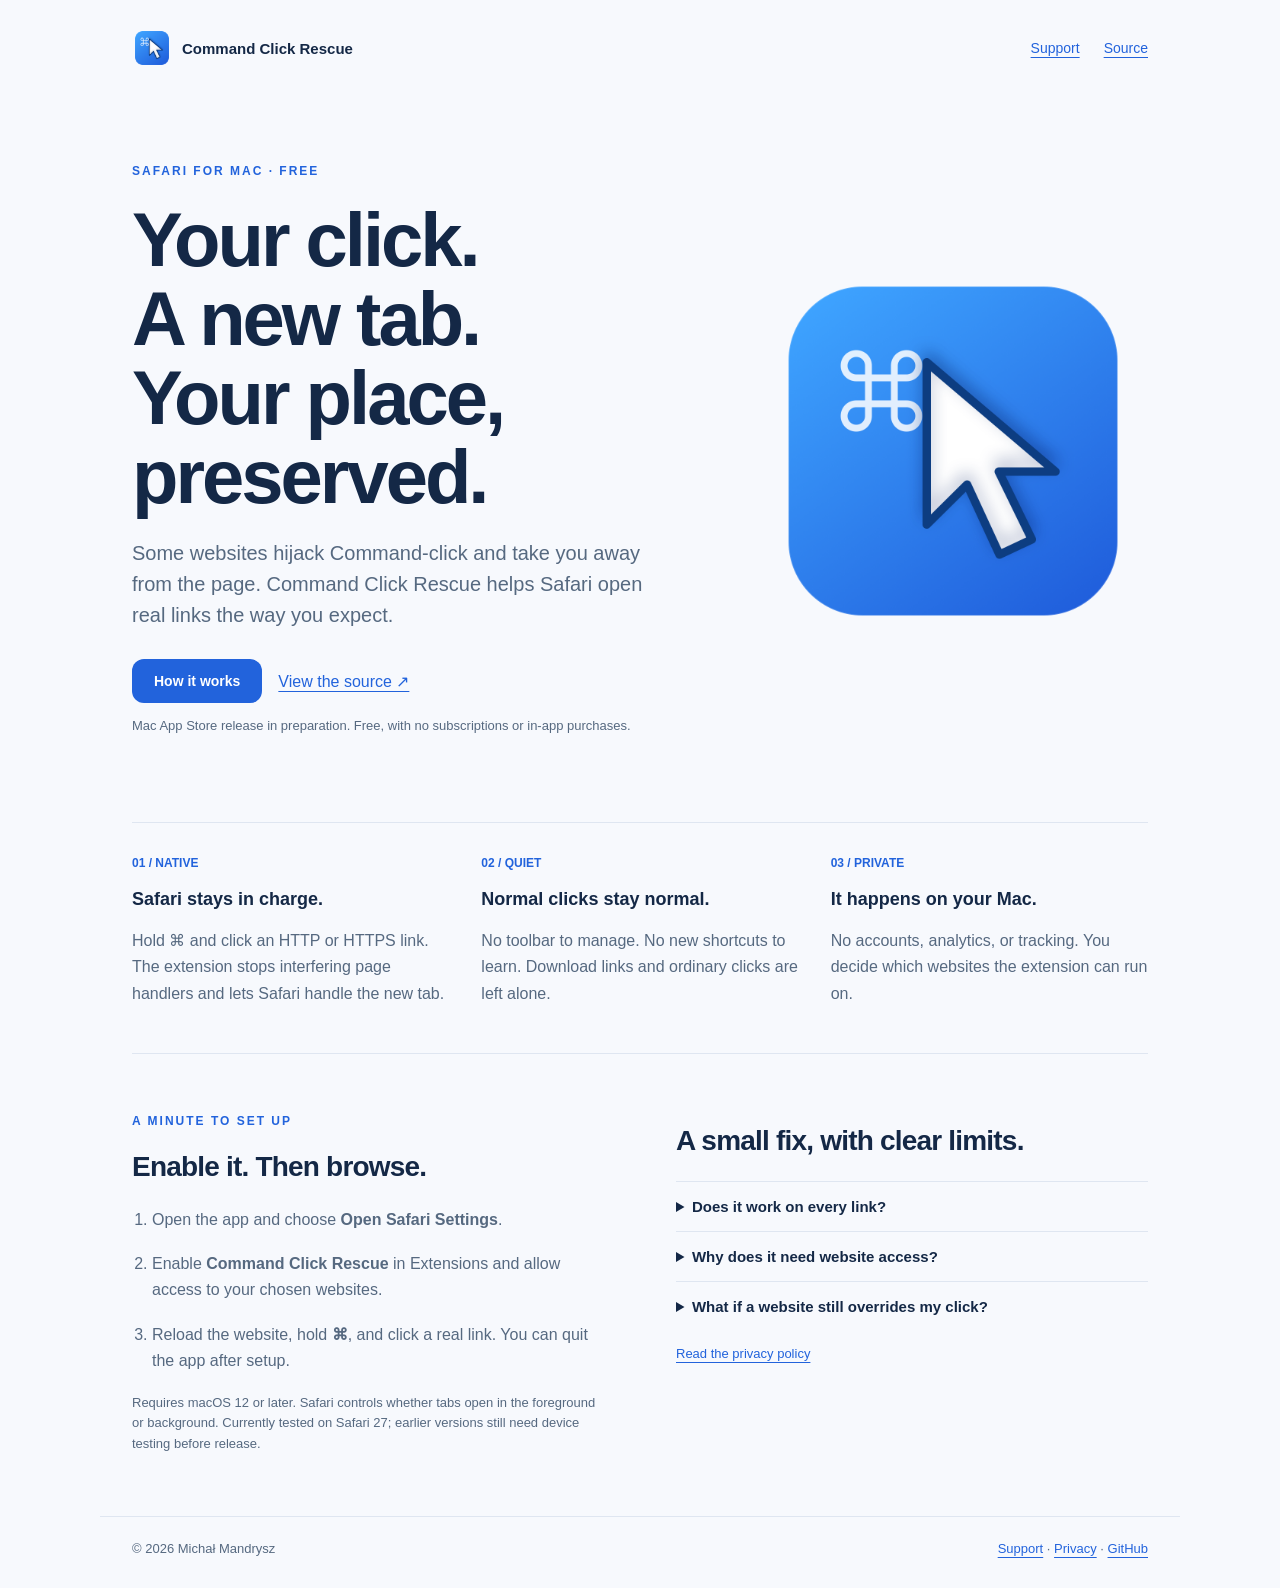
<file: docs/index.html>
<!DOCTYPE html>
<html lang="en"><head><meta charset="utf-8"><meta name="viewport" content="width=device-width,initial-scale=1"><title>Command Click Rescue — Free Safari extension</title><meta name="description" content="Keep Safari’s native Command-click working on real web links. A free macOS extension with no tracking or accounts."><meta property="og:title" content="Command Click Rescue"><meta property="og:description" content="Your click. A new tab. Your place, preserved. A free Safari extension for Mac."><meta property="og:image" content="https://masteranza.github.io/cmd-click/icon.png"><meta property="og:url" content="https://masteranza.github.io/cmd-click/"><link rel="icon" href="icon.png"><link rel="canonical" href="https://masteranza.github.io/cmd-click/"><link rel="stylesheet" href="style.css?v=1.0.0"></head>
<body><nav><a class="brand" href="./"><img src="icon.png" alt="" width="40" height="40"><span>Command Click Rescue</span></a><div class="nav-links"><a href="support.html">Support</a><a href="https://github.com/masteranza/cmd-click">Source</a></div></nav>
<main><section class="hero"><div><p class="eyebrow">Safari for Mac · Free</p><h1>Your click.<br>A new tab.<br>Your place, preserved.</h1><p class="lead">Some websites hijack Command-click and take you away from the page. Command Click Rescue helps Safari open real links the way you expect.</p><div class="actions"><a class="button" href="#setup">How it works</a><a href="https://github.com/masteranza/cmd-click">View the source ↗</a></div><p class="small">Mac App Store release in preparation. Free, with no subscriptions or in-app purchases.</p></div><img class="hero-icon" src="icon.png" width="512" height="512" alt="White mouse cursor and Command symbol on a blue app icon"></section>
<section class="features" aria-label="Features"><article><span class="number">01 / NATIVE</span><h3>Safari stays in charge.</h3><p>Hold ⌘ and click an HTTP or HTTPS link. The extension stops interfering page handlers and lets Safari handle the new tab.</p></article><article><span class="number">02 / QUIET</span><h3>Normal clicks stay normal.</h3><p>No toolbar to manage. No new shortcuts to learn. Download links and ordinary clicks are left alone.</p></article><article><span class="number">03 / PRIVATE</span><h3>It happens on your Mac.</h3><p>No accounts, analytics, or tracking. You decide which websites the extension can run on.</p></article></section>
<section class="setup" id="setup"><div><p class="eyebrow">A minute to set up</p><h2>Enable it. Then browse.</h2><ol><li>Open the app and choose <strong>Open Safari Settings</strong>.</li><li>Enable <strong>Command Click Rescue</strong> in Extensions and allow access to your chosen websites.</li><li>Reload the website, hold <strong>⌘</strong>, and click a real link. You can quit the app after setup.</li></ol><p class="small">Requires macOS 12 or later. Safari controls whether tabs open in the foreground or background. Currently tested on Safari 27; earlier versions still need device testing before release.</p></div><div><h2>A small fix, with clear limits.</h2><details><summary>Does it work on every link?</summary><p>It protects genuine HTTP and HTTPS links, including links in frames and shadow DOM where Safari allows the extension. Buttons without a link destination, download links, and some scripts that run before the extension are outside its scope.</p></details><details><summary>Why does it need website access?</summary><p>It needs to observe your Command-click and check the link destination on the page. Safari requires website access for this. Page content and browsing history are never sent to the developer.</p></details><details><summary>What if a website still overrides my click?</summary><p>Check access in Safari Settings → Extensions, reload the page, and try again. If it still fails, <a href="support.html">report the page and what happened</a>.</p></details><p class="small"><a href="privacy.html">Read the privacy policy</a></p></div></section>
</main><footer><span>© 2026 Michał Mandrysz</span><span><a href="support.html">Support</a> · <a href="privacy.html">Privacy</a> · <a href="https://github.com/masteranza/cmd-click">GitHub</a></span></footer></body></html>
</file>
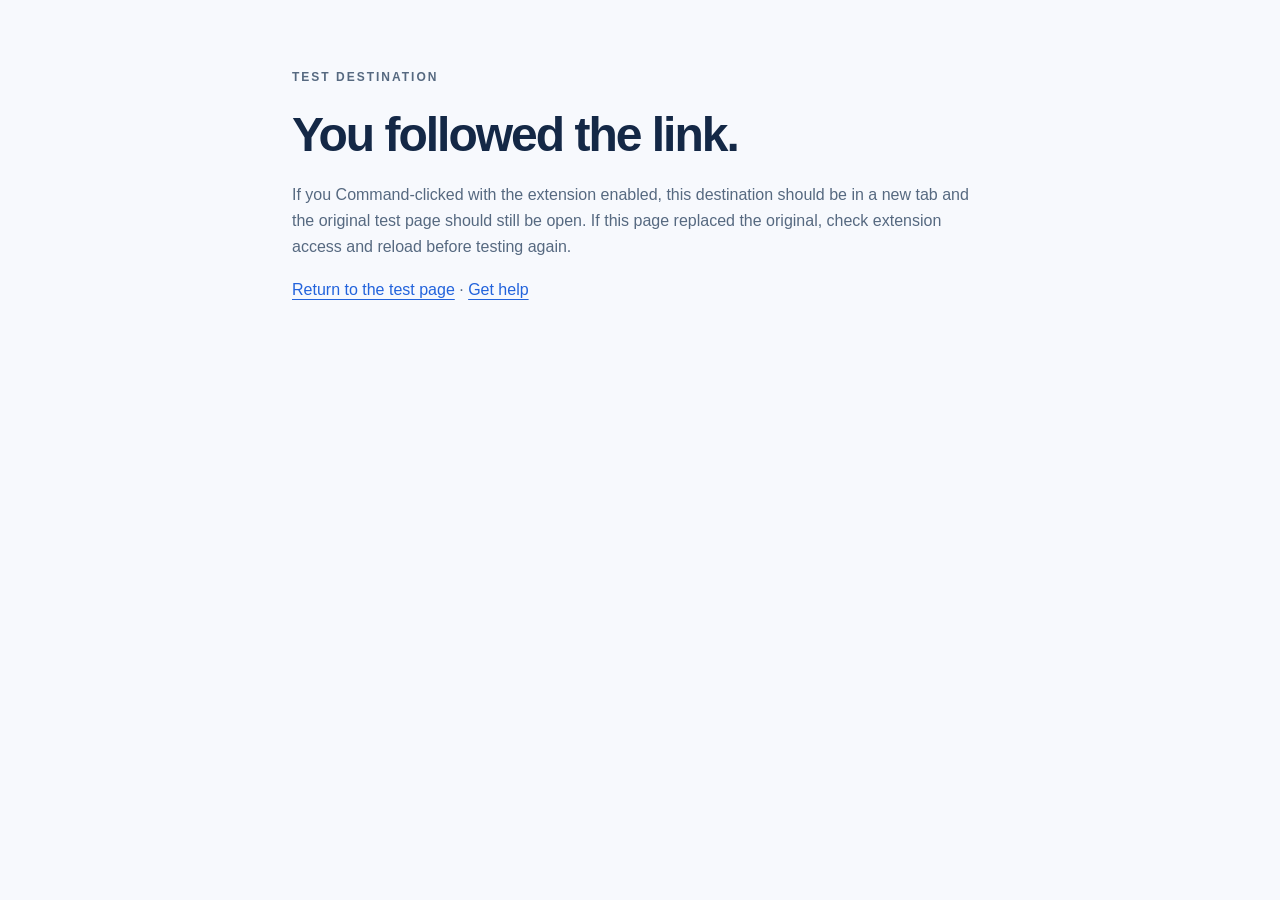
<file: docs/demo-destination.html>
<!DOCTYPE html><html lang="en"><head><meta charset="utf-8"><meta name="viewport" content="width=device-width,initial-scale=1"><title>Link opened — Command Click Rescue</title><link rel="stylesheet" href="style.css?v=1.0.0"></head><body><main class="prose"><p class="eyebrow">Test destination</p><h1>You followed the link.</h1><p>If you Command-clicked with the extension enabled, this destination should be in a new tab and the original test page should still be open. If this page replaced the original, check extension access and reload before testing again.</p><p><a href="demo.html">Return to the test page</a> · <a href="support.html">Get help</a></p></main></body></html>
</file>
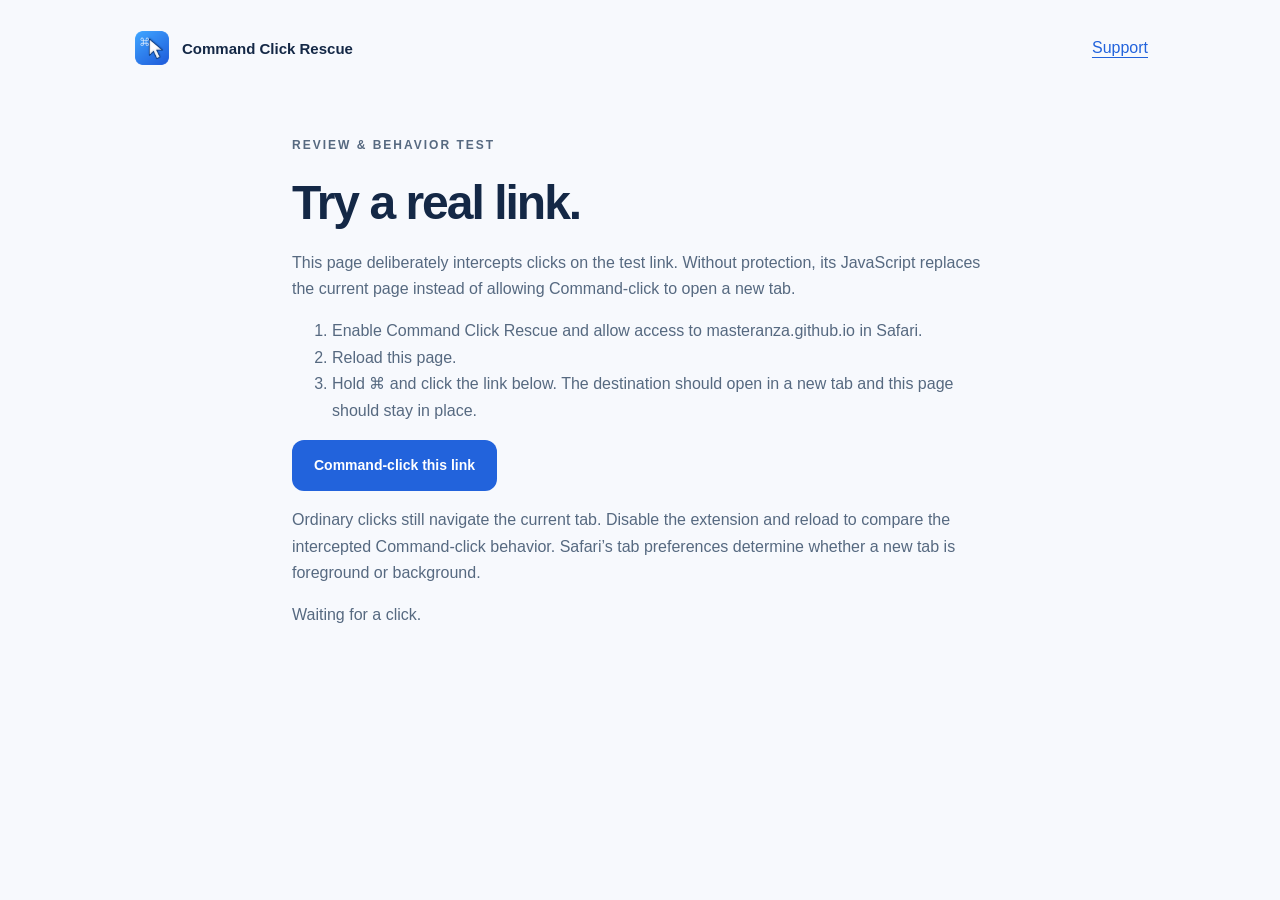
<file: docs/demo.html>
<!DOCTYPE html><html lang="en"><head><meta charset="utf-8"><meta name="viewport" content="width=device-width,initial-scale=1"><title>Test Command-click — Command Click Rescue</title><link rel="stylesheet" href="style.css?v=1.0.0"><script src="demo.js" defer></script></head><body><nav><a class="brand" href="./"><img src="icon.png" width="40" height="40" alt=""><span>Command Click Rescue</span></a><a href="support.html">Support</a></nav><main class="prose"><p class="eyebrow">Review &amp; behavior test</p><h1>Try a real link.</h1><p>This page deliberately intercepts clicks on the test link. Without protection, its JavaScript replaces the current page instead of allowing Command-click to open a new tab.</p><ol><li>Enable Command Click Rescue and allow access to masteranza.github.io in Safari.</li><li>Reload this page.</li><li>Hold ⌘ and click the link below. The destination should open in a new tab and this page should stay in place.</li></ol><p><a class="button" id="test-link" href="demo-destination.html">Command-click this link</a></p><p>Ordinary clicks still navigate the current tab. Disable the extension and reload to compare the intercepted Command-click behavior. Safari’s tab preferences determine whether a new tab is foreground or background.</p><p id="result" role="status">Waiting for a click.</p></main></body></html>
</file>
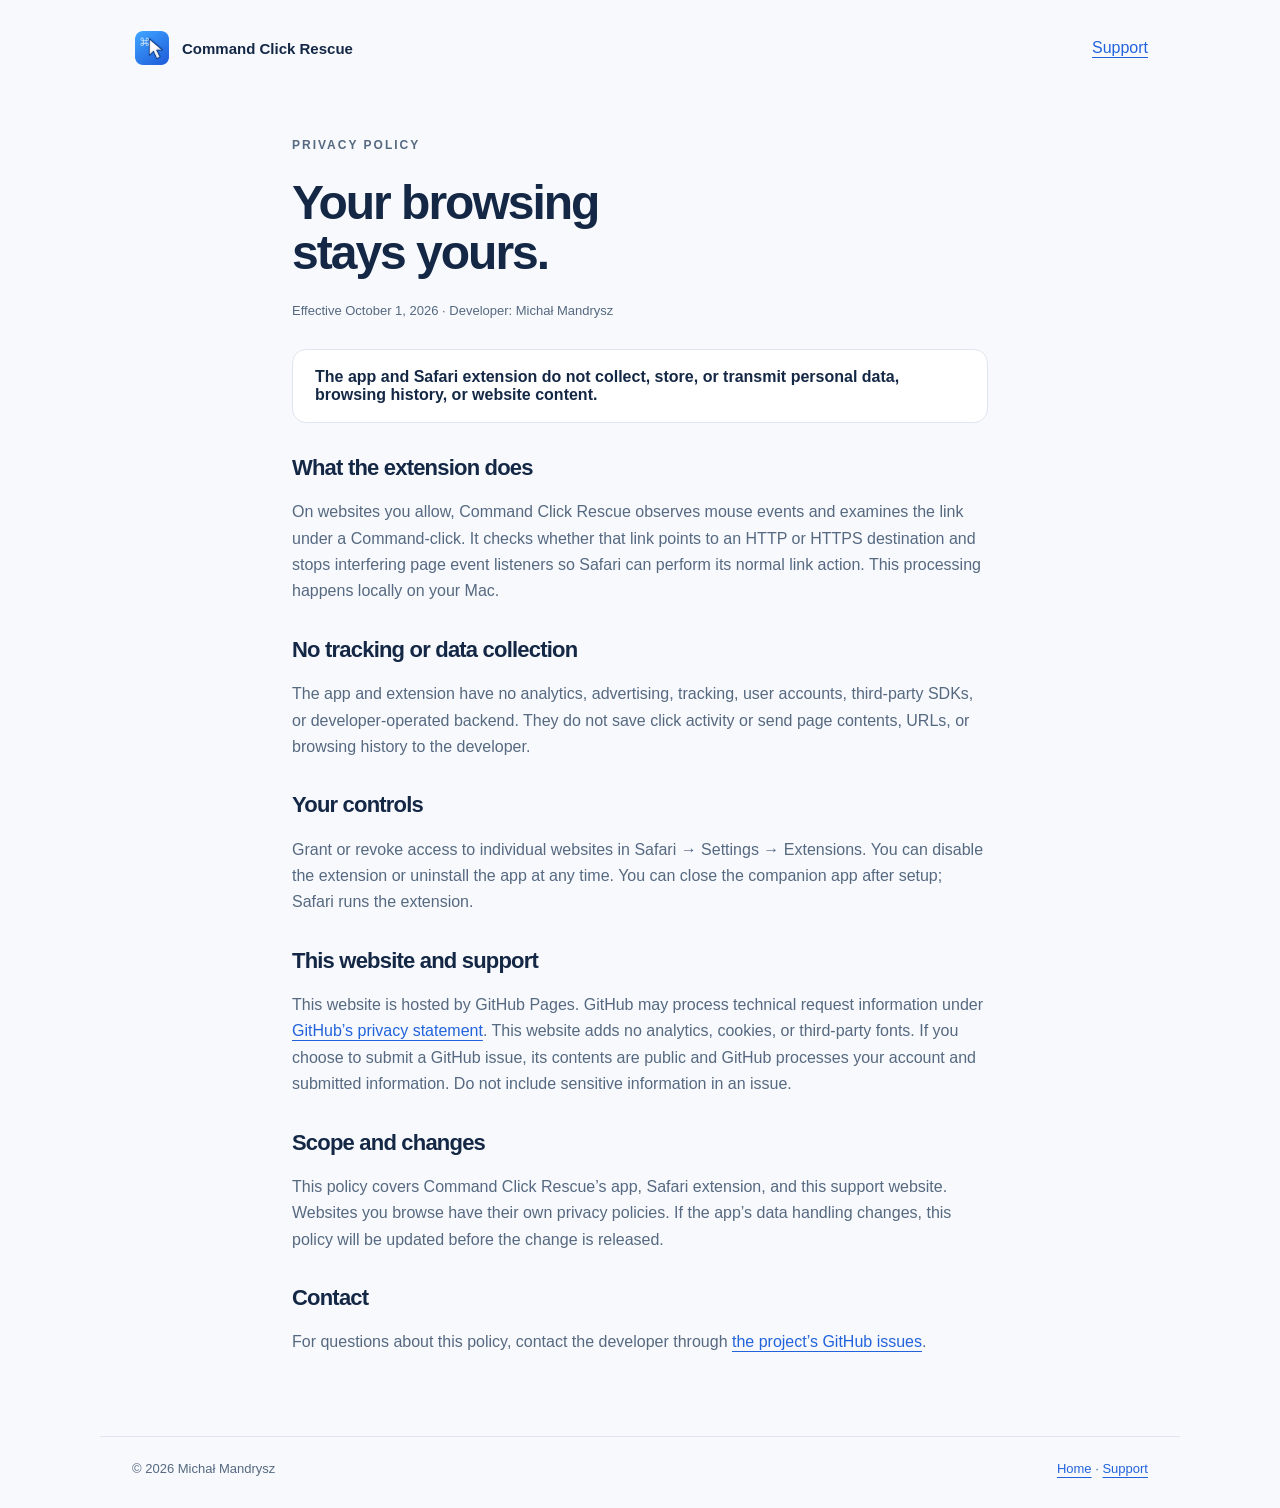
<file: docs/privacy.html>
<!DOCTYPE html><html lang="en"><head><meta charset="utf-8"><meta name="viewport" content="width=device-width,initial-scale=1"><title>Privacy — Command Click Rescue</title><meta name="description" content="Command Click Rescue does not collect, store, or transmit personal data, browsing history, or website content."><link rel="icon" href="icon.png"><link rel="stylesheet" href="style.css?v=1.0.0"></head><body><nav><a class="brand" href="./"><img src="icon.png" alt="" width="40" height="40"><span>Command Click Rescue</span></a><a href="support.html">Support</a></nav><main class="prose"><p class="eyebrow">Privacy policy</p><h1>Your browsing<br>stays yours.</h1><p class="small">Effective October 1, 2026 · Developer: Michał Mandrysz</p><div class="notice"><strong>The app and Safari extension do not collect, store, or transmit personal data, browsing history, or website content.</strong></div><h2>What the extension does</h2><p>On websites you allow, Command Click Rescue observes mouse events and examines the link under a Command-click. It checks whether that link points to an HTTP or HTTPS destination and stops interfering page event listeners so Safari can perform its normal link action. This processing happens locally on your Mac.</p><h2>No tracking or data collection</h2><p>The app and extension have no analytics, advertising, tracking, user accounts, third-party SDKs, or developer-operated backend. They do not save click activity or send page contents, URLs, or browsing history to the developer.</p><h2>Your controls</h2><p>Grant or revoke access to individual websites in Safari → Settings → Extensions. You can disable the extension or uninstall the app at any time. You can close the companion app after setup; Safari runs the extension.</p><h2>This website and support</h2><p>This website is hosted by GitHub Pages. GitHub may process technical request information under <a href="https://docs.github.com/en/site-policy/privacy-policies/github-general-privacy-statement">GitHub’s privacy statement</a>. This website adds no analytics, cookies, or third-party fonts. If you choose to submit a GitHub issue, its contents are public and GitHub processes your account and submitted information. Do not include sensitive information in an issue.</p><h2>Scope and changes</h2><p>This policy covers Command Click Rescue’s app, Safari extension, and this support website. Websites you browse have their own privacy policies. If the app’s data handling changes, this policy will be updated before the change is released.</p><h2>Contact</h2><p>For questions about this policy, contact the developer through <a href="https://github.com/masteranza/cmd-click/issues">the project’s GitHub issues</a>.</p></main><footer><span>© 2026 Michał Mandrysz</span><span><a href="./">Home</a> · <a href="support.html">Support</a></span></footer></body></html>
</file>
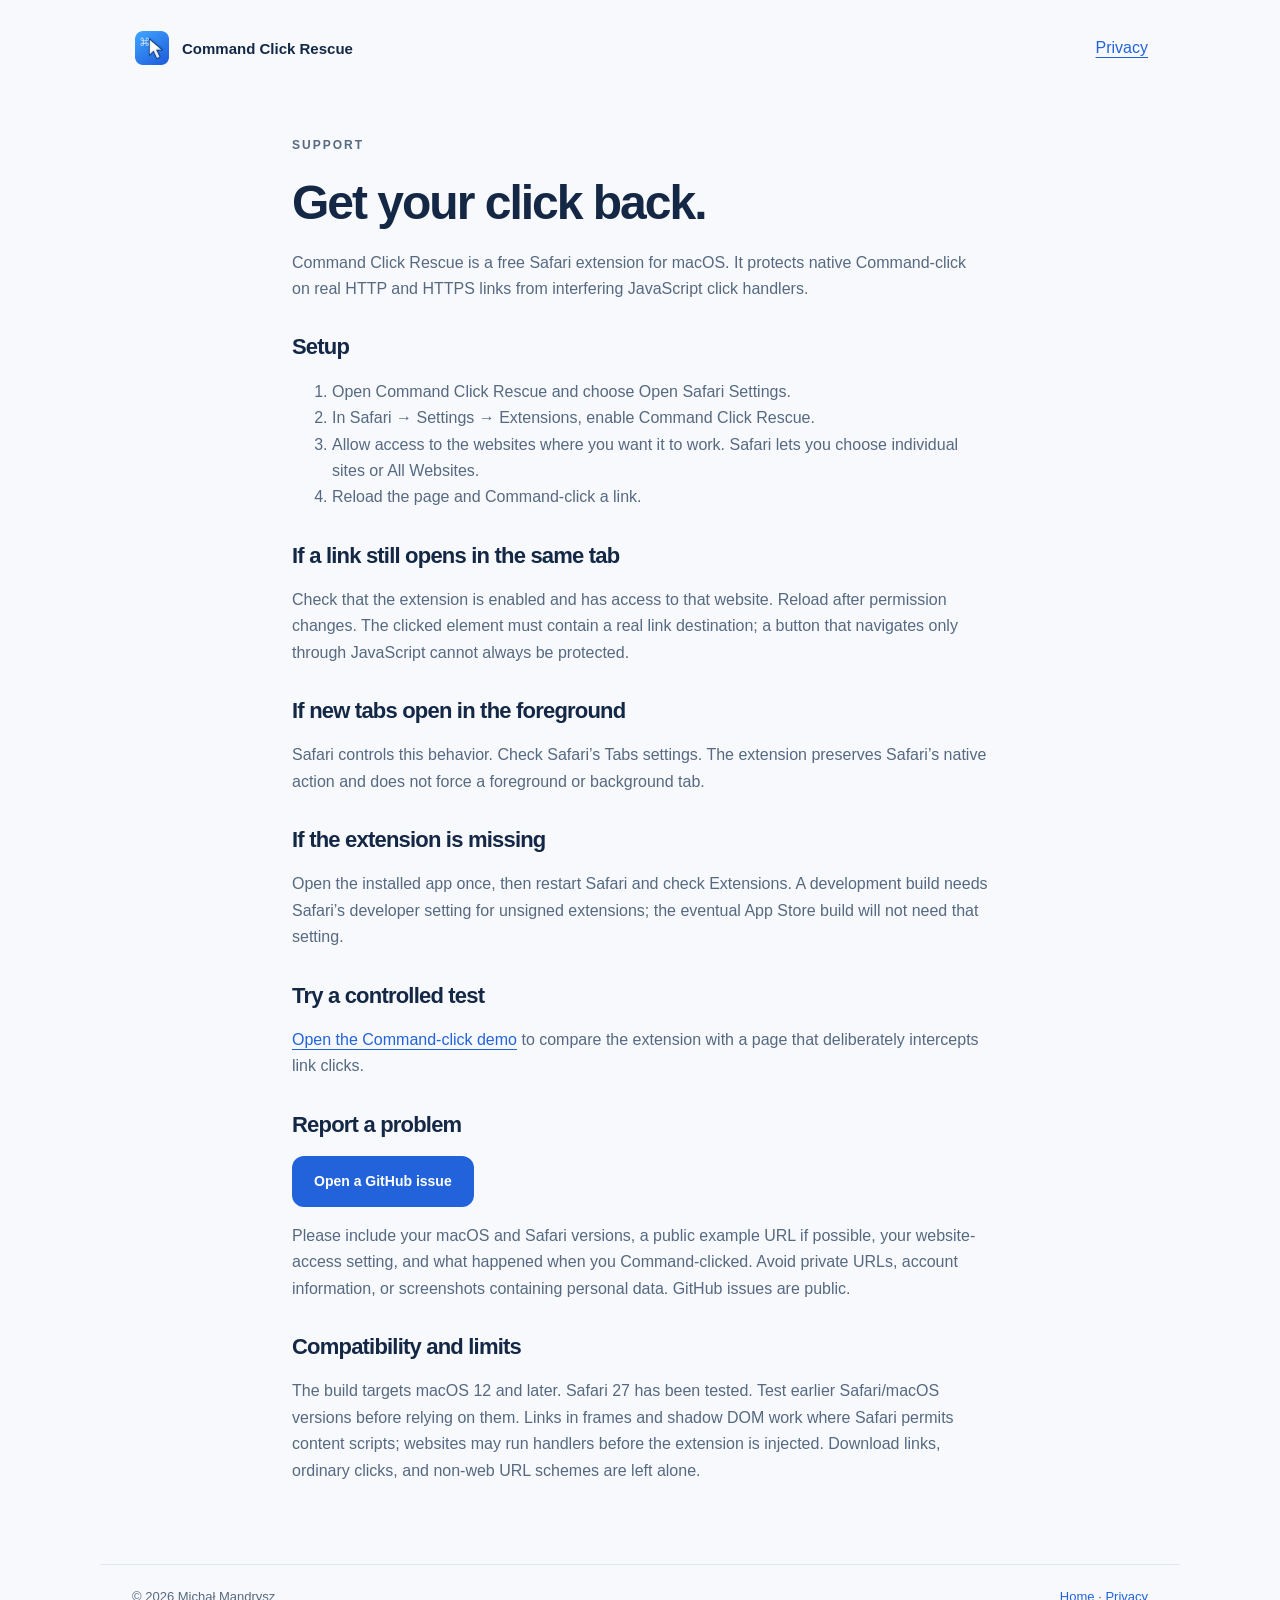
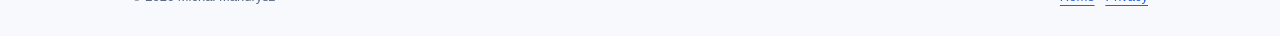
<file: docs/support.html>
<!DOCTYPE html><html lang="en"><head><meta charset="utf-8"><meta name="viewport" content="width=device-width,initial-scale=1"><title>Support — Command Click Rescue</title><meta name="description" content="Setup instructions and troubleshooting for the free Command Click Rescue Safari extension."><link rel="icon" href="icon.png"><link rel="stylesheet" href="style.css?v=1.0.0"></head><body><nav><a class="brand" href="./"><img src="icon.png" alt="" width="40" height="40"><span>Command Click Rescue</span></a><a href="privacy.html">Privacy</a></nav><main class="prose"><p class="eyebrow">Support</p><h1>Get your click back.</h1><p>Command Click Rescue is a free Safari extension for macOS. It protects native Command-click on real HTTP and HTTPS links from interfering JavaScript click handlers.</p><h2>Setup</h2><ol><li>Open Command Click Rescue and choose Open Safari Settings.</li><li>In Safari → Settings → Extensions, enable Command Click Rescue.</li><li>Allow access to the websites where you want it to work. Safari lets you choose individual sites or All Websites.</li><li>Reload the page and Command-click a link.</li></ol><h2>If a link still opens in the same tab</h2><p>Check that the extension is enabled and has access to that website. Reload after permission changes. The clicked element must contain a real link destination; a button that navigates only through JavaScript cannot always be protected.</p><h2>If new tabs open in the foreground</h2><p>Safari controls this behavior. Check Safari’s Tabs settings. The extension preserves Safari’s native action and does not force a foreground or background tab.</p><h2>If the extension is missing</h2><p>Open the installed app once, then restart Safari and check Extensions. A development build needs Safari’s developer setting for unsigned extensions; the eventual App Store build will not need that setting.</p><h2>Try a controlled test</h2><p><a href="demo.html">Open the Command-click demo</a> to compare the extension with a page that deliberately intercepts link clicks.</p><h2>Report a problem</h2><p><a class="button" href="https://github.com/masteranza/cmd-click/issues/new">Open a GitHub issue</a></p><p>Please include your macOS and Safari versions, a public example URL if possible, your website-access setting, and what happened when you Command-clicked. Avoid private URLs, account information, or screenshots containing personal data. GitHub issues are public.</p><h2>Compatibility and limits</h2><p>The build targets macOS 12 and later. Safari 27 has been tested. Test earlier Safari/macOS versions before relying on them. Links in frames and shadow DOM work where Safari permits content scripts; websites may run handlers before the extension is injected. Download links, ordinary clicks, and non-web URL schemes are left alone.</p></main><footer><span>© 2026 Michał Mandrysz</span><span><a href="./">Home</a> · <a href="privacy.html">Privacy</a></span></footer></body></html>
</file>
<file: docs/style.css>
:root{color-scheme:light;--ink:#142846;--muted:#566980;--blue:#2263dc;--line:#dfe6f1;font-family:-apple-system,BlinkMacSystemFont,"Segoe UI",sans-serif;color:var(--ink);background:#f7f9fd}*{box-sizing:border-box}body{margin:0}a{color:var(--blue);text-underline-offset:4px}nav,main,footer{max-width:1080px;margin:auto;padding-left:32px;padding-right:32px}nav{padding-top:28px;display:flex;align-items:center;justify-content:space-between;gap:24px}.brand{display:flex;align-items:center;gap:10px;font-size:15px;font-weight:650;text-decoration:none;color:var(--ink)}nav img{width:40px;height:40px}.nav-links{display:flex;gap:24px;font-size:14px}.hero{display:grid;grid-template-columns:1.3fr 1fr;align-items:center;gap:48px;padding:84px 0 72px}.eyebrow{font-size:12px;font-weight:700;letter-spacing:2px;text-transform:uppercase;color:var(--blue)}h1{font-size:clamp(42px,6vw,76px);line-height:1.04;letter-spacing:-3px;margin:22px 0}h2{font-size:28px;letter-spacing:-.8px}h3{font-size:18px}.lead{font-size:20px;line-height:1.55;color:var(--muted);max-width:550px}.hero-icon{width:100%;height:auto;max-width:390px;justify-self:end}.actions{display:flex;gap:16px;align-items:center;flex-wrap:wrap;margin-top:28px}.button{display:inline-block;background:var(--blue);color:white;border-radius:12px;padding:14px 22px;text-decoration:none;font-size:14px;font-weight:650}.small{font-size:13px;color:var(--muted);line-height:1.6}.features{display:grid;grid-template-columns:repeat(3,1fr);gap:32px;border-top:1px solid var(--line);border-bottom:1px solid var(--line);padding:30px 0}.features p,li,details p,.prose p{line-height:1.65;color:var(--muted)}.setup{display:grid;grid-template-columns:1fr 1fr;gap:72px;padding:48px 0}.setup ol{padding-left:20px}.setup li{margin:18px 0}.number{color:var(--blue);font-size:12px;font-weight:700}details{border-top:1px solid var(--line);padding:16px 0}summary{cursor:pointer;font-size:15px;font-weight:600}footer{border-top:1px solid var(--line);padding-top:24px;padding-bottom:32px;font-size:13px;color:var(--muted);display:flex;justify-content:space-between;gap:16px}.prose{max-width:760px;padding-top:56px;padding-bottom:64px}.prose h1{font-size:48px;letter-spacing:-2px}.prose h2{font-size:22px;margin-top:32px}.notice{border:1px solid var(--line);border-radius:14px;padding:18px 22px;background:white;margin:28px 0}.shot{width:100%;border-radius:18px;box-shadow:0 18px 55px #16387116;border:1px solid var(--line);margin-top:32px}a:focus-visible,summary:focus-visible{outline:3px solid #92b7ff;outline-offset:5px}@media(max-width:700px){nav,main,footer{padding-left:22px;padding-right:22px}.brand span{max-width:150px}.nav-links{gap:14px}.hero{grid-template-columns:1fr;padding:52px 0 40px;gap:24px}.hero-icon{grid-row:1;width:140px;justify-self:start}.features,.setup{grid-template-columns:1fr;gap:18px}.setup{padding:28px 0}h1{letter-spacing:-2px}footer{flex-wrap:wrap}}
</file>
